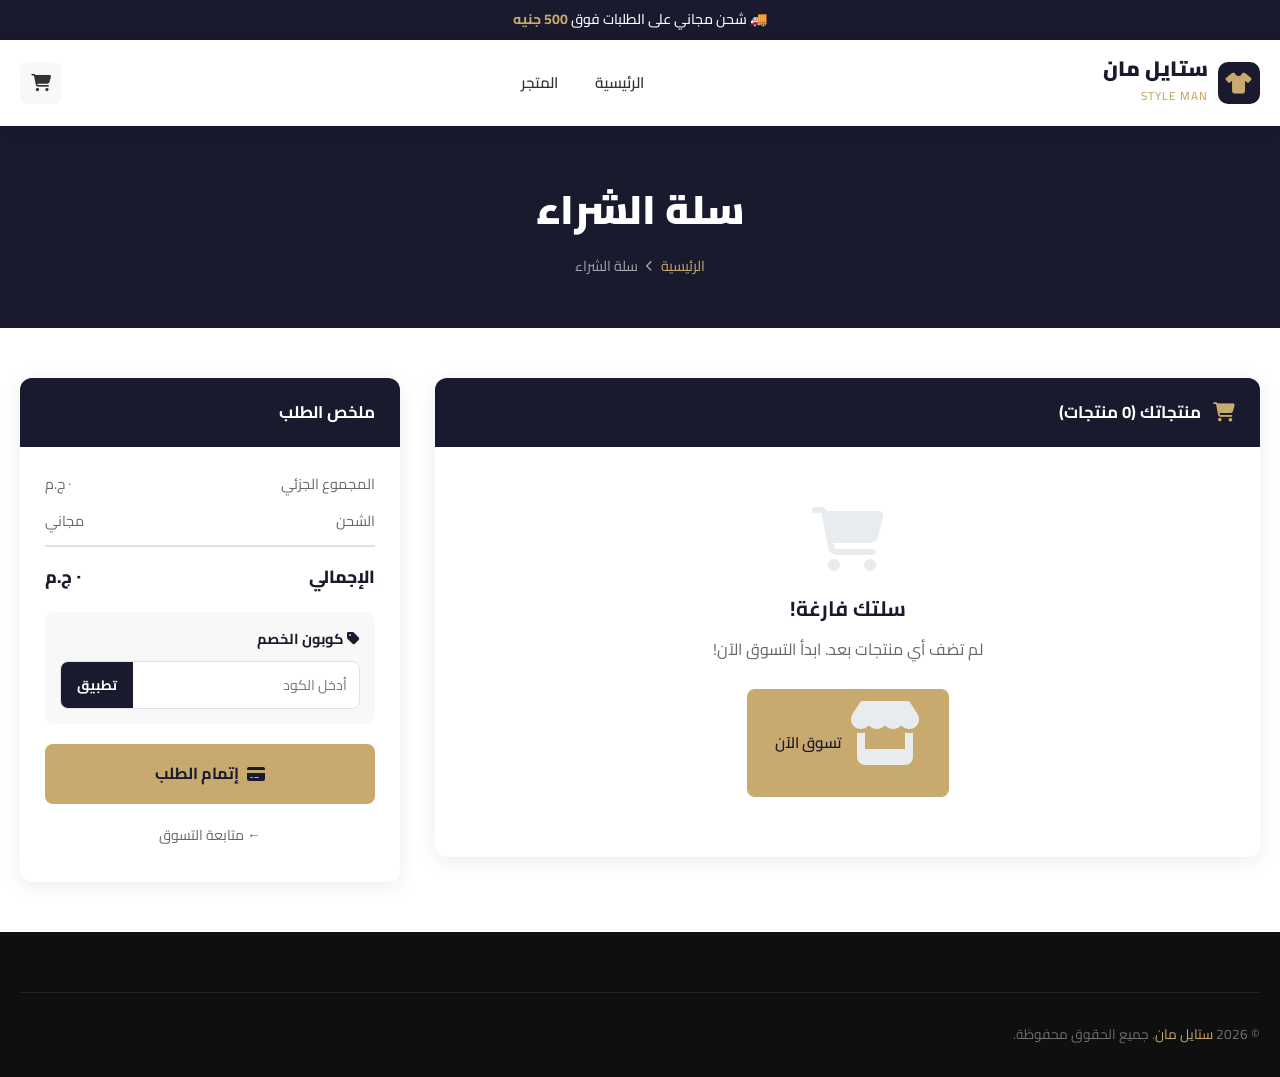
<file: cart.html>
﻿<!DOCTYPE html>
<html lang="ar" dir="rtl">
<head>
<meta charset="UTF-8">
<meta name="viewport" content="width=device-width, initial-scale=1.0">
<title>سلة الشراء - ستايل مان</title>
<link rel="stylesheet" href="css/style.css">
<link rel="stylesheet" href="https://cdnjs.cloudflare.com/ajax/libs/font-awesome/6.4.0/css/all.min.css">
</head>
<body>
<div class="top-bar">🚚 شحن مجاني على الطلبات فوق <span>500 جنيه</span></div>
<nav class="navbar">
  <div class="container">
    <div class="navbar-inner">
      <a href="index.html" class="navbar-logo">
        <div class="logo-icon"><i class="fas fa-tshirt"></i></div>
        <div class="logo-text"><strong>ستايل مان</strong><span>STYLE MAN</span></div>
      </a>
      <ul class="navbar-nav">
        <li><a href="index.html">الرئيسية</a></li>
        <li><a href="shop.html">المتجر</a></li>
      </ul>
      <div class="navbar-actions">
        <a href="cart.html" class="nav-icon-btn">
          <i class="fas fa-shopping-cart"></i>
          <span class="cart-badge cart-count">0</span>
        </a>
        <button class="menu-toggle"><i class="fas fa-bars"></i></button>
      </div>
    </div>
  </div>
</nav>
<div class="mobile-menu-overlay"></div>
<div class="mobile-menu">
  <div class="mobile-menu-header">
    <div class="navbar-logo">
      <div class="logo-icon"><i class="fas fa-tshirt"></i></div>
      <div class="logo-text"><strong style="color:white">ستايل مان</strong></div>
    </div>
    <button class="mobile-menu-close"><i class="fas fa-times"></i></button>
  </div>
  <nav>
    <a href="index.html"><i class="fas fa-home"></i> الرئيسية</a>
    <a href="shop.html"><i class="fas fa-store"></i> المتجر</a>
    <a href="cart.html"><i class="fas fa-shopping-cart"></i> السلة</a>
  </nav>
</div>

<div class="page-header">
  <div class="container">
    <h1>سلة الشراء</h1>
    <div class="breadcrumb">
      <a href="index.html">الرئيسية</a>
      <i class="fas fa-chevron-left" style="font-size:0.7rem"></i>
      <span>سلة الشراء</span>
    </div>
  </div>
</div>

<section class="cart-page">
  <div class="container">
    <div class="cart-layout">
      <div class="cart-items-section">
        <div class="cart-header">
          <i class="fas fa-shopping-cart"></i>
          <span>منتجاتك (<span id="cart-count-text">0 منتجات</span>)</span>
        </div>
        <div id="cart-items-list"></div>
      </div>
      <div class="order-summary">
        <div class="order-summary-header">ملخص الطلب</div>
        <div class="order-summary-body">
          <div class="summary-row"><span>المجموع الجزئي</span><span id="summary-subtotal">0 ج.م</span></div>
          <div class="summary-row"><span>الشحن</span><span id="summary-shipping">50 ج.م</span></div>
          <div class="summary-row total"><span>الإجمالي</span><span id="summary-total">0 ج.م</span></div>
          <div class="coupon-section">
            <h4><i class="fas fa-tag"></i> كوبون الخصم</h4>
            <div class="coupon-input-group">
              <input type="text" placeholder="أدخل الكود" id="coupon-input">
              <button id="apply-coupon">تطبيق</button>
            </div>
          </div>
          <a href="checkout.html" class="btn btn-primary checkout-btn">
            <i class="fas fa-credit-card"></i> إتمام الطلب
          </a>
          <a href="shop.html" class="continue-shopping">← متابعة التسوق</a>
        </div>
      </div>
    </div>
  </div>
</section>

<footer>
  <div class="container">
    <div class="footer-bottom" style="padding-top:30px;border-top:1px solid rgba(255,255,255,0.08)">
      <p>© 2026 <span>ستايل مان</span>. جميع الحقوق محفوظة.</p>
    </div>
  </div>
</footer>

<script src="js/products.js"></script>
<script src="js/cart.js"></script>
<script src="js/main.js"></script>
</body>
</html>
</file>
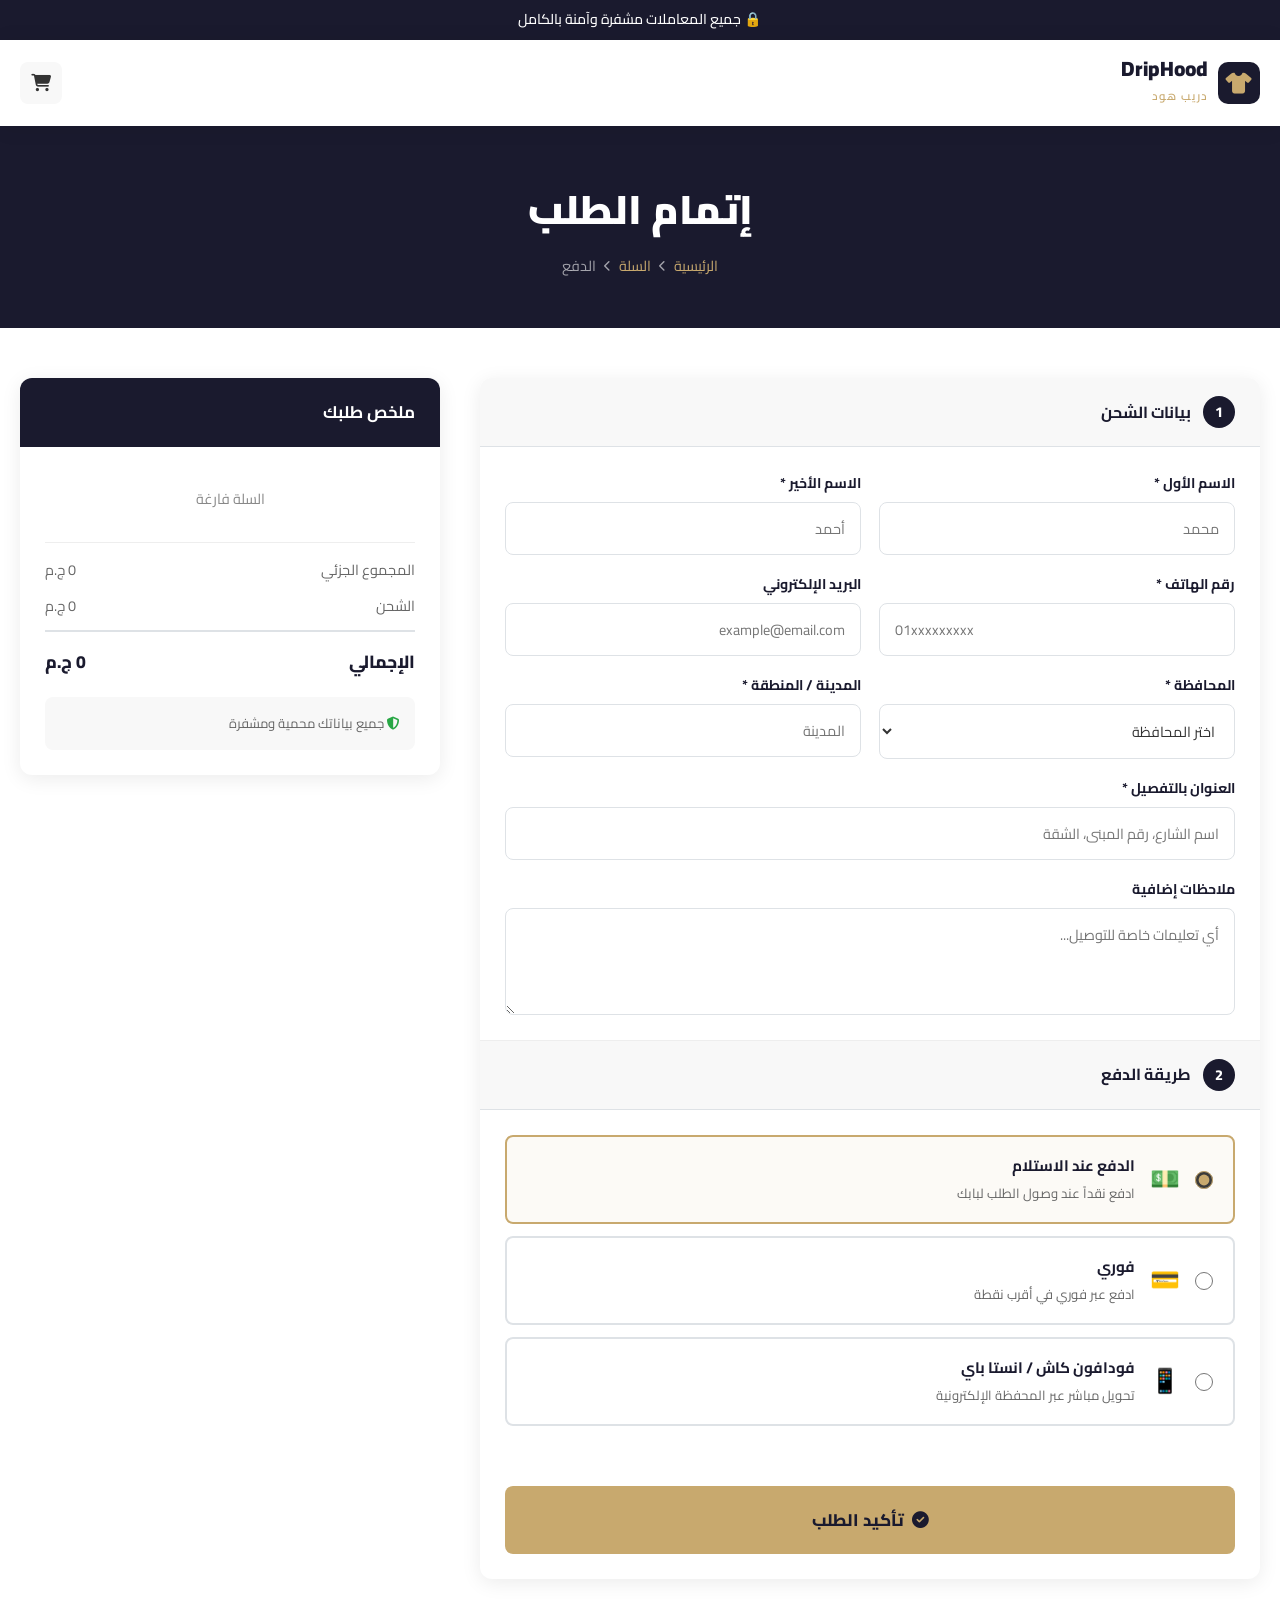
<file: checkout.html>
<!DOCTYPE html>
<html lang="ar" dir="rtl">
<head>
<meta charset="UTF-8">
<meta name="viewport" content="width=device-width, initial-scale=1.0">
<meta http-equiv="Cache-Control" content="no-cache, no-store, must-revalidate">
<meta http-equiv="Pragma" content="no-cache">
<meta http-equiv="Expires" content="0">
<title>إتمام الطلب - DripHood</title>
<link rel="stylesheet" href="css/style.css?v=30">
<link rel="stylesheet" href="https://cdnjs.cloudflare.com/ajax/libs/font-awesome/6.4.0/css/all.min.css">
</head>
<body>
<div class="top-bar">🔒 جميع المعاملات مشفرة وآمنة بالكامل</div>
<nav class="navbar">
  <div class="container">
    <div class="navbar-inner">
      <a href="index.html" class="navbar-logo">
        <div class="logo-icon"><i class="fas fa-tshirt"></i></div>
        <div class="logo-text"><strong>DripHood</strong><span>دريب هود</span></div>
      </a>
      <div class="navbar-actions">
        <a href="cart.html" class="nav-icon-btn">
          <i class="fas fa-shopping-cart"></i>
          <span class="cart-badge cart-count">0</span>
        </a>
      </div>
    </div>
  </div>
</nav>

<div class="page-header">
  <div class="container">
    <h1>إتمام الطلب</h1>
    <div class="breadcrumb">
      <a href="index.html">الرئيسية</a>
      <i class="fas fa-chevron-left" style="font-size:0.7rem"></i>
      <a href="cart.html">السلة</a>
      <i class="fas fa-chevron-left" style="font-size:0.7rem"></i>
      <span>الدفع</span>
    </div>
  </div>
</div>

<section class="checkout-page">
  <div class="container">
    <form id="checkout-form">
    <div class="checkout-layout">
      <div class="checkout-form-section">
        <div class="checkout-step">
          <div class="step-header">
            <div class="step-num">1</div>
            <h3>بيانات الشحن</h3>
          </div>
          <div class="step-body">
            <div class="form-grid">
              <div class="form-group">
                <label>الاسم الأول *</label>
                <input id="inp-firstname" type="text" placeholder="محمد" required>
              </div>
              <div class="form-group">
                <label>الاسم الأخير *</label>
                <input id="inp-lastname" type="text" placeholder="أحمد" required>
              </div>
              <div class="form-group">
                <label>رقم الهاتف *</label>
                <input id="inp-phone" type="tel" placeholder="01xxxxxxxxx" required>
              </div>
              <div class="form-group">
                <label>البريد الإلكتروني</label>
                <input id="inp-email" type="email" placeholder="example@email.com">
              </div>
              <div class="form-group">
                <label>المحافظة *</label>
                <select id="inp-gov" required>
                  <option value="">اختر المحافظة</option>
                  <option>القاهرة</option>
                  <option>الجيزة</option>
                  <option>الإسكندرية</option>
                  <option>المنصورة</option>
                  <option>الإسماعيلية</option>
                  <option>أسيوط</option>
                  <option>سوهاج</option>
                  <option>الأقصر</option>
                  <option>أسوان</option>
                  <option>شرم الشيخ</option>
                </select>
              </div>
              <div class="form-group">
                <label>المدينة / المنطقة *</label>
                <input id="inp-city" type="text" placeholder="المدينة" required>
              </div>
              <div class="form-group full-width">
                <label>العنوان بالتفصيل *</label>
                <input id="inp-address" type="text" placeholder="اسم الشارع، رقم المبنى، الشقة" required>
              </div>
              <div class="form-group full-width">
                <label>ملاحظات إضافية</label>
                <textarea id="inp-notes" rows="3" placeholder="أي تعليمات خاصة للتوصيل..."></textarea>
              </div>
            </div>
          </div>
        </div>
        <div class="checkout-step" style="border-top:1px solid #eee">
          <div class="step-header">
            <div class="step-num">2</div>
            <h3>طريقة الدفع</h3>
          </div>
          <div class="step-body">
            <div class="payment-methods">
              <label class="payment-method selected">
                <input type="radio" name="payment" value="الدفع عند الاستلام" checked>
                <span class="payment-icon">💵</span>
                <div class="payment-method-info">
                  <strong>الدفع عند الاستلام</strong>
                  <span>ادفع نقداً عند وصول الطلب لبابك</span>
                </div>
              </label>
              <label class="payment-method">
                <input type="radio" name="payment" value="فوري">
                <span class="payment-icon">💳</span>
                <div class="payment-method-info">
                  <strong>فوري</strong>
                  <span>ادفع عبر فوري في أقرب نقطة</span>
                </div>
              </label>
              <label class="payment-method">
                <input type="radio" name="payment" value="فودافون كاش">
                <span class="payment-icon">📱</span>
                <div class="payment-method-info">
                  <strong>فودافون كاش / انستا باي</strong>
                  <span>تحويل مباشر عبر المحفظة الإلكترونية</span>
                </div>
              </label>
            </div>
          </div>
        </div>
        <div class="step-body">
          <button type="submit" class="btn btn-primary place-order-btn" id="place-order-btn">
            <i class="fas fa-check-circle"></i> تأكيد الطلب
          </button>
        </div>
      </div>

      <div class="order-summary">
        <div class="order-summary-header">ملخص طلبك</div>
        <div class="order-summary-body">
          <div id="checkout-items-list" style="margin-bottom:15px;padding-bottom:15px;border-bottom:1px solid #eee;font-size:0.9rem"></div>
          <div class="summary-row"><span>المجموع الجزئي</span><span id="summary-subtotal">--</span></div>
          <div class="summary-row"><span>الشحن</span><span id="summary-shipping">50 ج.م</span></div>
          <div class="summary-row total"><span>الإجمالي</span><span id="checkout-total">--</span></div>
          <div style="margin-top:20px;padding:15px;background:#f8f8f8;border-radius:8px;font-size:0.82rem;color:#666">
            <i class="fas fa-shield-alt" style="color:#28a745"></i> جميع بياناتك محمية ومشفرة
          </div>
        </div>
      </div>
    </div>
    </form>
  </div>
</section>

<div class="success-modal" id="success-modal">
  <div class="success-modal-content">
    <div class="success-icon"><i class="fas fa-check"></i></div>
    <h2>تم تأكيد طلبك! 🎉</h2>
    <p>شكراً لثقتك في DripHood! تم استلام طلبك وتسجيله بنجاح، وسيتم التواصل معك لتأكيد موعد التوصيل.</p>
    <div class="order-number">
      <strong>رقم الطلب: </strong>
      <span id="order-number-display">#000000</span>
    </div>
    <button id="success-btn" class="btn btn-primary" style="width:100%;justify-content:center">
      <i class="fas fa-home"></i> العودة للرئيسية
    </button>
  </div>
</div>

<script src="js/products.js?v=30"></script>
<script src="js/cart.js?v=30"></script>
<script src="js/main.js?v=30"></script>
<script>
const SHEETS_URL = 'https://script.google.com/macros/s/AKfycbxsMhPhFp7dlLmQGovp3YDz-nmsGvEHBSm5UMTqjVZ7P_XbkDkltCffDs4CA20UwY8r/exec';

function renderCheckoutSummary() {
  let cartData = [];
  try {
    cartData = JSON.parse(localStorage.getItem('store-cart')) || [];
  } catch(e) {
    cartData = [];
  }

  const listEl = document.getElementById("checkout-items-list");
  const subtotalEl = document.getElementById("summary-subtotal");
  const shippingEl = document.getElementById("summary-shipping");
  const totalEl = document.getElementById("checkout-total");

  if (!cartData || cartData.length === 0) {
    if (listEl) listEl.innerHTML = '<p style="color:#888;text-align:center;padding:15px">السلة فارغة</p>';
    if (subtotalEl) subtotalEl.textContent = '0 ج.م';
    if (shippingEl) shippingEl.textContent = '0 ج.م';
    if (totalEl) totalEl.textContent = '0 ج.م';
    return;
  }

  // Render items list
  if (listEl) {
    listEl.innerHTML = cartData.map(item => {
      const priceNum = Number(item.price) || 0;
      const qtyNum = Number(item.qty) || 1;
      const itemTotal = priceNum * qtyNum;
      const meta = [
        item.size ? `مقاس: ${item.size}` : '',
        item.color ? `لون: ${item.color}` : ''
      ].filter(Boolean).join(' | ');

      return `
        <div style="display:flex;justify-content:space-between;align-items:flex-start;margin-bottom:12px;padding-bottom:10px;border-bottom:1px dashed #e2e8f0">
          <div>
            <div style="font-weight:700;color:#1a1a2e;font-size:0.95rem">${item.name}</div>
            <div style="font-size:0.8rem;color:#64748b;margin-top:3px">
              ${meta ? meta + ' • ' : ''}الكمية: ${qtyNum}
            </div>
          </div>
          <span style="font-weight:800;color:#c8a96e;font-size:0.95rem;white-space:nowrap">${itemTotal.toLocaleString('ar-EG')} ج.م</span>
        </div>`;
    }).join('');
  }

  const subtotal = cartData.reduce((sum, item) => {
    const p = Number(item.price) || 0;
    const q = Number(item.qty) || 1;
    return sum + (p * q);
  }, 0);

  const shipping = subtotal >= 500 ? 0 : 50;
  const grandTotal = subtotal + shipping;

  if (subtotalEl) subtotalEl.textContent = subtotal.toLocaleString('ar-EG') + ' ج.م';
  if (shippingEl) shippingEl.textContent = shipping === 0 ? 'مجاني' : '50 ج.م';
  if (totalEl) totalEl.textContent = grandTotal.toLocaleString('ar-EG') + ' ج.م';
}

function initCheckoutPage() {
  renderCheckoutSummary();

  // Highlight payment method on click
  document.querySelectorAll(".payment-method").forEach(m => {
    m.addEventListener("click", function() {
      document.querySelectorAll(".payment-method").forEach(x => x.classList.remove("selected"));
      this.classList.add("selected");
      const radio = this.querySelector('input[type="radio"]');
      if (radio) radio.checked = true;
    });
  });

  // Handle form submission
  const checkoutForm = document.getElementById("checkout-form");
  if (checkoutForm) {
    checkoutForm.onsubmit = async function(e) {
      e.preventDefault();

      let cartData = [];
      try {
        cartData = JSON.parse(localStorage.getItem('store-cart')) || [];
      } catch(e) {
        cartData = [];
      }

      if (!cartData || cartData.length === 0) {
        alert("سلتك فارغة! يرجى إضافة منتجات إلى السلة أولاً قبل إتمام الطلب.");
        window.location.href = "shop.html";
        return;
      }

      const btn = document.getElementById("place-order-btn");
      btn.disabled = true;
      btn.innerHTML = '<i class="fas fa-spinner fa-spin"></i> جاري حفظ الطلب في النظام...';

      const firstName = document.getElementById("inp-firstname").value.trim();
      const lastName  = document.getElementById("inp-lastname").value.trim();
      const phone     = document.getElementById("inp-phone").value.trim();
      const email     = document.getElementById("inp-email").value.trim();
      const gov       = document.getElementById("inp-gov").value;
      const city      = document.getElementById("inp-city").value.trim();
      const address   = document.getElementById("inp-address").value.trim();
      const notes     = document.getElementById("inp-notes").value.trim();
      const paymentEl = document.querySelector('input[name="payment"]:checked');
      const payment   = paymentEl ? paymentEl.value : 'الدفع عند الاستلام';

      const subtotal  = cartData.reduce((s, i) => s + ((Number(i.price) || 0) * (Number(i.qty) || 1)), 0);
      const shipping  = subtotal >= 500 ? 0 : 50;
      const grandTotal = subtotal + shipping;

      const productsStr = cartData.map((i, idx) => {
        let details = [];
        if (i.size) details.push(`مقاس: ${i.size}`);
        if (i.color) details.push(`لون: ${i.color}`);
        const detailsStr = details.length > 0 ? ` (${details.join(' - ')})` : '';
        const p = Number(i.price) || 0;
        const q = Number(i.qty) || 1;
        return `${idx + 1}- ${i.name}${detailsStr} [الكمية: ${q}] = ${(p * q).toLocaleString('ar-EG')} ج.م`;
      }).join('\n');

      const orderNum = 'DH' + Date.now().toString().slice(-6);

      const payload = {
        name: firstName + ' ' + lastName,
        phone: phone,
        email: email,
        address: address,
        city: gov + (city ? ' - ' + city : ''),
        products: productsStr,
        total: grandTotal.toLocaleString('ar-EG') + ' ج.م',
        payment: payment,
        notes: notes,
        orderNum: orderNum
      };

      try {
        await fetch(SHEETS_URL, {
          method: 'POST',
          mode: 'no-cors',
          headers: { 'Content-Type': 'text/plain;charset=utf-8' },
          body: JSON.stringify(payload)
        });
      } catch(err) {
        console.warn('Sheets fetch warning:', err);
      }

      // Show success modal
      document.getElementById("order-number-display").textContent = '#' + orderNum;
      document.getElementById("success-modal").style.display = "flex";

      // Clear cart
      localStorage.removeItem("store-cart");
      if (typeof updateCartBadge === 'function') updateCartBadge();

      const successBtn = document.getElementById("success-btn");
      if (successBtn) {
        successBtn.onclick = function() {
          window.location.href = "index.html";
        };
      }
    };
  }
}

// Run immediately and also on events
renderCheckoutSummary();
if (document.readyState === 'loading') {
  document.addEventListener('DOMContentLoaded', initCheckoutPage);
} else {
  initCheckoutPage();
}
window.addEventListener('load', renderCheckoutSummary);
</script>
</body>
</html>
</file>
<file: css/style.css>
﻿@import url('https://fonts.googleapis.com/css2?family=Cairo:wght@300;400;500;600;700;800;900&display=swap');
:root{--primary:#1a1a2e;--secondary:#16213e;--accent:#c8a96e;--accent-dark:#a88b50;--white:#ffffff;--light:#f8f8f8;--light-gray:#e9ecef;--dark:#0f0f0f;--text:#333333;--text-light:#666666;--success:#28a745;--danger:#dc3545;--border:#dee2e6;--shadow:0 4px 20px rgba(0,0,0,0.08);--shadow-lg:0 10px 40px rgba(0,0,0,0.15);--radius:12px;--radius-sm:8px;--transition:all 0.3s ease}
*,*::before,*::after{margin:0;padding:0;box-sizing:border-box}
html{scroll-behavior:smooth}
body{font-family:'Cairo',sans-serif;direction:rtl;background-color:var(--white);color:var(--text);line-height:1.7;overflow-x:hidden}
a{text-decoration:none;color:inherit;transition:var(--transition)}
ul{list-style:none}
img{max-width:100%;height:auto}
button{cursor:pointer;font-family:'Cairo',sans-serif;border:none;outline:none}
input,select,textarea{font-family:'Cairo',sans-serif;outline:none}
.container{max-width:1280px;margin:0 auto;padding:0 20px}
.section-title{text-align:center;margin-bottom:50px}
.section-title h2{font-size:2.2rem;font-weight:800;color:var(--primary);margin-bottom:10px;position:relative;display:inline-block}
.section-title h2::after{content:'';position:absolute;bottom:-8px;right:50%;transform:translateX(50%);width:60px;height:3px;background:var(--accent);border-radius:2px}
.section-title p{color:var(--text-light);font-size:1rem;margin-top:15px}
.btn{display:inline-flex;align-items:center;gap:8px;padding:12px 28px;border-radius:var(--radius-sm);font-size:0.95rem;font-weight:600;transition:var(--transition);cursor:pointer;border:none;font-family:'Cairo',sans-serif}
.btn-primary{background:var(--accent);color:var(--primary)}
.btn-primary:hover{background:var(--accent-dark);transform:translateY(-2px);box-shadow:0 5px 15px rgba(200,169,110,0.4)}
.btn-dark{background:var(--primary);color:var(--white)}
.btn-dark:hover{background:var(--secondary);transform:translateY(-2px)}
.btn-outline{background:transparent;border:2px solid var(--accent);color:var(--accent)}
.btn-outline:hover{background:var(--accent);color:var(--primary)}
.btn-lg{padding:15px 35px;font-size:1.05rem}
.top-bar{background:var(--primary);color:var(--white);text-align:center;padding:8px 20px;font-size:0.88rem;font-weight:500}
.top-bar span{color:var(--accent);font-weight:700}
.navbar{background:var(--white);box-shadow:0 2px 20px rgba(0,0,0,0.08);position:sticky;top:0;z-index:1000}
.navbar-inner{display:flex;align-items:center;justify-content:space-between;padding:18px 0;gap:20px}
.navbar-logo{display:flex;align-items:center;gap:10px}
.logo-icon{width:42px;height:42px;background:var(--primary);border-radius:10px;display:flex;align-items:center;justify-content:center;color:var(--accent);font-size:1.3rem}
.logo-text strong{font-size:1.3rem;font-weight:900;color:var(--primary);display:block;line-height:1.1}
.logo-text span{font-size:0.72rem;color:var(--accent);font-weight:600;letter-spacing:1px}
.navbar-nav{display:flex;align-items:center;gap:5px}
.navbar-nav a{padding:8px 16px;border-radius:var(--radius-sm);font-weight:600;color:var(--text);font-size:0.95rem;position:relative;transition:var(--transition)}
.navbar-nav a:hover,.navbar-nav a.active{color:var(--accent);background:rgba(200,169,110,0.08)}
.navbar-actions{display:flex;align-items:center;gap:10px}
.nav-icon-btn{width:42px;height:42px;border-radius:var(--radius-sm);background:var(--light);border:none;display:flex;align-items:center;justify-content:center;font-size:1.1rem;color:var(--text);cursor:pointer;transition:var(--transition);position:relative;text-decoration:none}
.nav-icon-btn:hover{background:var(--primary);color:var(--white)}
.cart-badge{position:absolute;top:-6px;left:-6px;background:var(--accent);color:var(--primary);font-size:0.7rem;font-weight:800;width:20px;height:20px;border-radius:50%;display:flex;align-items:center;justify-content:center}
.menu-toggle{display:none;width:42px;height:42px;border-radius:var(--radius-sm);background:var(--light);border:none;align-items:center;justify-content:center;font-size:1.2rem;cursor:pointer;color:var(--text)}
.hero{background:var(--primary);min-height:90vh;display:flex;align-items:center;position:relative;overflow:hidden;padding:60px 0}
.hero::before{content:'';position:absolute;top:-50%;right:-20%;width:600px;height:600px;background:radial-gradient(circle,rgba(200,169,110,0.15) 0%,transparent 70%);border-radius:50%}
.hero-content{display:grid;grid-template-columns:1fr 1fr;align-items:center;gap:60px;position:relative;z-index:1;width:100%}
.hero-text{color:var(--white)}
.hero-badge{display:inline-block;background:rgba(200,169,110,0.2);border:1px solid rgba(200,169,110,0.5);color:var(--accent);padding:6px 16px;border-radius:50px;font-size:0.85rem;font-weight:700;margin-bottom:20px}
.hero-text h1{font-size:3.5rem;font-weight:900;line-height:1.15;margin-bottom:20px}
.hero-text h1 .highlight{color:var(--accent);display:block}
.hero-text p{font-size:1.1rem;color:rgba(255,255,255,0.75);margin-bottom:35px}
.hero-buttons{display:flex;gap:15px;flex-wrap:wrap}
.hero-stats{display:flex;gap:35px;margin-top:50px;padding-top:35px;border-top:1px solid rgba(255,255,255,0.1)}
.hero-stat h3{font-size:1.8rem;font-weight:900;color:var(--accent)}
.hero-stat p{font-size:0.82rem;color:rgba(255,255,255,0.55);margin:0}
.hero-image{position:relative;text-align:center}
.hero-image-main{width:100%;max-width:480px;height:500px;object-fit:cover;border-radius:20px;box-shadow:0 30px 80px rgba(0,0,0,0.5)}
.hero-image-badge{position:absolute;bottom:40px;right:-20px;background:var(--white);border-radius:var(--radius);padding:15px 20px;box-shadow:var(--shadow-lg);display:flex;align-items:center;gap:12px;z-index:2}
.hero-image-badge .badge-icon{width:45px;height:45px;background:var(--accent);border-radius:50%;display:flex;align-items:center;justify-content:center;font-size:1.2rem;color:var(--primary)}
.hero-image-badge .badge-text strong{display:block;font-size:1.1rem;font-weight:800;color:var(--primary)}
.hero-image-badge .badge-text span{font-size:0.78rem;color:var(--text-light)}
.hero-dot-badge{position:absolute;top:40px;left:-10px;background:var(--accent);color:var(--primary);border-radius:var(--radius);padding:12px 18px;font-weight:800;font-size:0.9rem;z-index:2}
.categories{padding:80px 0;background:var(--light)}
.categories-grid{display:grid;grid-template-columns:repeat(4,1fr);gap:20px}
.category-card{background:var(--white);border-radius:var(--radius);overflow:hidden;box-shadow:var(--shadow);transition:var(--transition);cursor:pointer;text-decoration:none;display:block}
.category-card:hover{transform:translateY(-8px);box-shadow:var(--shadow-lg)}
.category-img-wrap{height:200px;overflow:hidden}
.category-img{width:100%;height:100%;object-fit:cover;transition:transform 0.5s ease}
.category-card:hover .category-img{transform:scale(1.08)}
.category-info{padding:18px;text-align:center}
.category-info h3{font-size:1.1rem;font-weight:700;color:var(--primary);margin-bottom:4px}
.category-info span{font-size:0.85rem;color:var(--text-light)}
.featured-products{padding:80px 0}
.products-grid{display:grid;grid-template-columns:repeat(4,1fr);gap:25px}
.product-card{background:var(--white);border-radius:var(--radius);overflow:hidden;box-shadow:var(--shadow);transition:var(--transition);position:relative}
.product-card:hover{transform:translateY(-6px);box-shadow:var(--shadow-lg)}
.product-card:hover .product-actions{opacity:1;transform:translateY(0)}
.product-card:hover .product-img{transform:scale(1.05)}
.product-img-wrap{position:relative;height:280px;overflow:hidden;background:var(--light)}
.product-img{width:100%;height:100%;object-fit:cover;transition:transform 0.5s ease}
.product-badge{position:absolute;top:12px;right:12px;background:var(--danger);color:var(--white);font-size:0.75rem;font-weight:700;padding:4px 10px;border-radius:50px;z-index:1}
.product-badge.new{background:var(--success)}
.product-badge.best{background:var(--accent);color:var(--primary)}
.product-actions{position:absolute;bottom:0;right:0;left:0;background:rgba(26,26,46,0.9);padding:15px;display:flex;gap:10px;opacity:0;transform:translateY(100%);transition:var(--transition)}
.product-actions .btn{flex:1;justify-content:center;padding:10px;font-size:0.88rem}
.product-wishlist{width:42px;height:42px;border-radius:var(--radius-sm);background:rgba(255,255,255,0.15);border:1px solid rgba(255,255,255,0.2);color:var(--white);display:flex;align-items:center;justify-content:center;cursor:pointer;transition:var(--transition);flex-shrink:0;font-size:1rem}
.product-wishlist:hover{background:var(--accent);color:var(--primary);border-color:var(--accent)}
.product-info{padding:18px}
.product-category{font-size:0.78rem;color:var(--accent);font-weight:600;text-transform:uppercase;letter-spacing:1px;margin-bottom:6px}
.product-name{font-size:1rem;font-weight:700;color:var(--primary);margin-bottom:8px;text-decoration:none;display:block;line-height:1.4}
.product-name:hover{color:var(--accent)}
.product-rating{display:flex;align-items:center;gap:6px;margin-bottom:10px}
.stars{color:#ffc107;font-size:0.8rem}
.rating-count{font-size:0.78rem;color:var(--text-light)}
.product-price{display:flex;align-items:center;gap:10px}
.price-current{font-size:1.25rem;font-weight:800;color:var(--primary)}
.price-old{font-size:0.9rem;color:var(--text-light);text-decoration:line-through}
.promo-banner{background:linear-gradient(135deg,var(--primary) 0%,#16213e 50%,#0f3460 100%);padding:70px 0;position:relative;overflow:hidden}
.promo-content{display:flex;align-items:center;justify-content:space-between;gap:40px;position:relative;z-index:1}
.promo-text h2{font-size:2.5rem;font-weight:900;color:var(--white);margin-bottom:15px;line-height:1.2}
.promo-text h2 span{color:var(--accent);display:block}
.promo-text p{color:rgba(255,255,255,0.7);font-size:1rem;margin-bottom:30px}
.promo-countdown{display:flex;gap:20px}
.countdown-item{text-align:center;background:rgba(255,255,255,0.1);border-radius:var(--radius-sm);padding:15px 20px;min-width:70px;border:1px solid rgba(200,169,110,0.3)}
.countdown-item .num{font-size:2rem;font-weight:900;color:var(--accent);display:block;line-height:1}
.countdown-item .label{font-size:0.75rem;color:rgba(255,255,255,0.6);margin-top:5px}
.promo-image img{max-width:380px;border-radius:var(--radius);box-shadow:0 20px 60px rgba(0,0,0,0.4)}
.features{padding:70px 0;background:var(--light)}
.features-grid{display:grid;grid-template-columns:repeat(4,1fr);gap:25px}
.feature-card{background:var(--white);border-radius:var(--radius);padding:30px 25px;text-align:center;box-shadow:var(--shadow);transition:var(--transition)}
.feature-card:hover{transform:translateY(-5px);box-shadow:var(--shadow-lg)}
.feature-icon{width:65px;height:65px;background:linear-gradient(135deg,var(--primary),var(--secondary));border-radius:var(--radius);display:flex;align-items:center;justify-content:center;margin:0 auto 20px;font-size:1.6rem;color:var(--accent)}
.feature-card h3{font-size:1rem;font-weight:700;color:var(--primary);margin-bottom:8px}
.feature-card p{font-size:0.85rem;color:var(--text-light);line-height:1.6}
footer{background:var(--dark);color:rgba(255,255,255,0.8);padding:60px 0 30px}
.footer-grid{display:grid;grid-template-columns:2fr 1fr 1fr 1.5fr;gap:50px;margin-bottom:50px}
.footer-brand .logo-text strong{color:var(--white)}
.footer-brand p{color:rgba(255,255,255,0.55);margin-top:15px;margin-bottom:25px;font-size:0.9rem;line-height:1.8}
.social-links{display:flex;gap:10px}
.social-link{width:40px;height:40px;background:rgba(255,255,255,0.08);border-radius:var(--radius-sm);display:flex;align-items:center;justify-content:center;color:rgba(255,255,255,0.7);transition:var(--transition);font-size:1rem}
.social-link:hover{background:var(--accent);color:var(--primary)}
.footer-col h4{font-size:1rem;font-weight:700;color:var(--white);margin-bottom:20px;padding-bottom:10px;border-bottom:1px solid rgba(255,255,255,0.1)}
.footer-col ul li{margin-bottom:10px}
.footer-col ul li a{color:rgba(255,255,255,0.55);font-size:0.9rem}
.footer-col ul li a:hover{color:var(--accent)}
.newsletter-form{display:flex;border-radius:var(--radius-sm);overflow:hidden;border:1px solid rgba(255,255,255,0.1)}
.newsletter-form input{flex:1;padding:12px 15px;background:rgba(255,255,255,0.08);border:none;color:var(--white);font-size:0.88rem;font-family:'Cairo',sans-serif}
.newsletter-form input::placeholder{color:rgba(255,255,255,0.4)}
.newsletter-form button{padding:12px 20px;background:var(--accent);color:var(--primary);font-weight:700;font-size:0.88rem;border:none;cursor:pointer;font-family:'Cairo',sans-serif}
.footer-bottom{border-top:1px solid rgba(255,255,255,0.08);padding-top:25px;display:flex;align-items:center;justify-content:space-between;gap:20px;flex-wrap:wrap}
.footer-bottom p{font-size:0.85rem;color:rgba(255,255,255,0.4)}
.footer-bottom p span{color:var(--accent)}
.payment-icons{display:flex;gap:8px}
.payment-icons span{padding:5px 12px;background:rgba(255,255,255,0.08);border-radius:5px;font-size:0.8rem;color:rgba(255,255,255,0.6);font-weight:600}
.page-header{background:var(--primary);padding:50px 0;text-align:center}
.page-header h1{font-size:2.5rem;font-weight:900;color:var(--white);margin-bottom:10px}
.breadcrumb{display:flex;align-items:center;justify-content:center;gap:8px;color:rgba(255,255,255,0.6);font-size:0.9rem}
.breadcrumb a{color:var(--accent)}
.shop-page{padding:50px 0}
.shop-layout{display:grid;grid-template-columns:280px 1fr;gap:35px;align-items:start}
.shop-filters{background:var(--white);border-radius:var(--radius);box-shadow:var(--shadow);padding:25px;position:sticky;top:90px}
.filter-header{display:flex;align-items:center;justify-content:space-between;margin-bottom:20px;padding-bottom:15px;border-bottom:2px solid var(--light-gray)}
.filter-header h3{font-size:1.05rem;font-weight:800;color:var(--primary)}
.filter-clear{font-size:0.8rem;color:var(--danger);background:none;border:none;cursor:pointer;font-family:'Cairo',sans-serif;font-weight:600}
.filter-group{margin-bottom:25px;padding-bottom:25px;border-bottom:1px solid var(--light-gray)}
.filter-group:last-child{border-bottom:none;margin-bottom:0}
.filter-group h4{font-size:0.95rem;font-weight:700;color:var(--primary);margin-bottom:15px}
.filter-option{display:flex;align-items:center;gap:10px;margin-bottom:10px;cursor:pointer}
.filter-option input[type=checkbox]{width:18px;height:18px;accent-color:var(--accent);cursor:pointer}
.filter-option label{font-size:0.9rem;color:var(--text);cursor:pointer;flex:1}
.filter-option .count{font-size:0.78rem;color:var(--text-light);background:var(--light-gray);padding:2px 8px;border-radius:50px}
.price-range{display:flex;gap:10px;align-items:center}
.price-input{flex:1;padding:10px;border:1px solid var(--border);border-radius:var(--radius-sm);font-size:0.88rem;text-align:center;color:var(--text);font-family:'Cairo',sans-serif}
.size-options{display:flex;flex-wrap:wrap;gap:8px}
.size-btn{width:42px;height:42px;border:1.5px solid var(--border);border-radius:var(--radius-sm);font-size:0.82rem;font-weight:700;color:var(--text);background:var(--white);cursor:pointer;transition:var(--transition);display:flex;align-items:center;justify-content:center;font-family:'Cairo',sans-serif}
.size-btn:hover,.size-btn.active{border-color:var(--accent);background:var(--accent);color:var(--primary)}
.shop-toolbar{display:flex;align-items:center;justify-content:space-between;margin-bottom:25px;background:var(--white);padding:15px 20px;border-radius:var(--radius-sm);box-shadow:var(--shadow);gap:15px;flex-wrap:wrap}
.shop-toolbar p{font-size:0.9rem;color:var(--text-light)}
.shop-toolbar p span{color:var(--primary);font-weight:700}
.toolbar-right{display:flex;align-items:center;gap:12px}
.sort-select{padding:8px 15px;border:1px solid var(--border);border-radius:var(--radius-sm);font-size:0.88rem;color:var(--text);background:var(--white);cursor:pointer;font-family:'Cairo',sans-serif}
.view-toggle{display:flex;gap:5px}
.view-btn{width:36px;height:36px;border:1px solid var(--border);border-radius:var(--radius-sm);background:var(--white);cursor:pointer;display:flex;align-items:center;justify-content:center;color:var(--text-light);transition:var(--transition)}
.view-btn.active,.view-btn:hover{background:var(--primary);border-color:var(--primary);color:var(--white)}
#products-container{display:grid;grid-template-columns:repeat(3,1fr);gap:22px}
.product-page{padding:50px 0}
.product-detail{display:grid;grid-template-columns:1fr 1fr;gap:60px;align-items:start}
.product-gallery .main-img{width:100%;height:520px;object-fit:cover;border-radius:var(--radius);box-shadow:var(--shadow);margin-bottom:15px}
.product-thumbnails{display:flex;gap:10px}
.product-thumbnails img{width:80px;height:80px;object-fit:cover;border-radius:var(--radius-sm);cursor:pointer;border:2px solid transparent;transition:var(--transition)}
.product-thumbnails img:hover,.product-thumbnails img.active{border-color:var(--accent)}
.product-detail-info .product-category{font-size:0.85rem;color:var(--accent);font-weight:600;letter-spacing:1px;text-transform:uppercase;margin-bottom:10px}
.product-detail-info h1{font-size:2rem;font-weight:800;color:var(--primary);margin-bottom:15px;line-height:1.3}
.product-detail-rating{display:flex;align-items:center;gap:10px;margin-bottom:20px}
.detail-price{display:flex;align-items:center;gap:15px;margin-bottom:25px;padding-bottom:25px;border-bottom:1px solid var(--border)}
.detail-price .price-current{font-size:2.2rem;font-weight:900}
.detail-price .discount-tag{background:var(--danger);color:var(--white);font-size:0.85rem;font-weight:700;padding:4px 12px;border-radius:50px}
.option-label{font-weight:700;color:var(--primary);margin-bottom:12px;font-size:0.95rem}
.option-label span{color:var(--text-light);font-weight:500}
.sizes-selector{display:flex;gap:10px;flex-wrap:wrap;margin-bottom:20px}
.size-option{width:48px;height:48px;border:2px solid var(--border);border-radius:var(--radius-sm);display:flex;align-items:center;justify-content:center;font-weight:700;font-size:0.9rem;cursor:pointer;transition:var(--transition);color:var(--text)}
.size-option:hover,.size-option.selected{border-color:var(--accent);background:var(--accent);color:var(--primary)}
.colors-selector{display:flex;gap:10px;flex-wrap:wrap;margin-bottom:25px}
.color-option{padding:8px 18px;border:2px solid var(--border);border-radius:50px;font-size:0.85rem;font-weight:600;cursor:pointer;transition:var(--transition);color:var(--text)}
.color-option:hover,.color-option.selected{border-color:var(--accent);color:var(--accent)}
.quantity-selector{display:flex;align-items:center;border:2px solid var(--border);border-radius:var(--radius-sm);overflow:hidden;width:fit-content;margin-bottom:25px}
.qty-btn{width:44px;height:44px;background:var(--light);border:none;font-size:1.3rem;cursor:pointer;transition:var(--transition);display:flex;align-items:center;justify-content:center;color:var(--text)}
.qty-btn:hover{background:var(--primary);color:var(--white)}
.qty-input{width:60px;text-align:center;font-size:1rem;font-weight:700;color:var(--primary);border:none;border-right:2px solid var(--border);border-left:2px solid var(--border);padding:10px}
.add-to-cart-section{display:flex;gap:15px;margin-bottom:30px}
.add-to-cart-section .btn{flex:1;justify-content:center;padding:15px;font-size:1rem}
.product-features-list{border-top:1px solid var(--border);padding-top:25px}
.product-features-list li{display:flex;align-items:center;gap:10px;padding:8px 0;font-size:0.9rem;color:var(--text-light)}
.product-features-list li i{color:var(--success)}
.cart-page{padding:50px 0}
.cart-layout{display:grid;grid-template-columns:1fr 380px;gap:35px;align-items:start}
.cart-items-section{background:var(--white);border-radius:var(--radius);box-shadow:var(--shadow);overflow:hidden}
.cart-header{padding:20px 25px;background:var(--primary);color:var(--white);display:flex;align-items:center;gap:12px;font-size:1.05rem;font-weight:700}
.cart-header i{color:var(--accent);font-size:1.2rem}
.cart-item{display:flex;align-items:center;gap:20px;padding:20px 25px;border-bottom:1px solid var(--border);transition:var(--transition)}
.cart-item:last-child{border-bottom:none}
.cart-item:hover{background:var(--light)}
.cart-item-img{width:90px;height:90px;object-fit:cover;border-radius:var(--radius-sm);flex-shrink:0}
.cart-item-info{flex:1}
.cart-item-name{font-weight:700;color:var(--primary);margin-bottom:5px;font-size:0.95rem}
.cart-item-meta{font-size:0.82rem;color:var(--text-light);margin-bottom:10px}
.cart-item-qty{display:flex;align-items:center;border:1.5px solid var(--border);border-radius:var(--radius-sm);overflow:hidden;width:fit-content}
.cart-qty-btn{width:32px;height:32px;background:var(--light);border:none;cursor:pointer;font-size:1rem;display:flex;align-items:center;justify-content:center;transition:var(--transition)}
.cart-qty-btn:hover{background:var(--primary);color:var(--white)}
.cart-item-quantity{width:40px;text-align:center;font-weight:700;font-size:0.9rem;color:var(--primary);border:none;border-right:1.5px solid var(--border);border-left:1.5px solid var(--border);padding:6px;font-family:'Cairo',sans-serif}
.cart-item-price{text-align:left;flex-shrink:0}
.cart-item-price strong{display:block;font-size:1.1rem;font-weight:800;color:var(--primary)}
.cart-item-price span{font-size:0.8rem;color:var(--text-light)}
.cart-item-remove{width:35px;height:35px;border-radius:50%;border:1.5px solid var(--border);background:var(--white);color:var(--text-light);cursor:pointer;transition:var(--transition);display:flex;align-items:center;justify-content:center;font-size:0.85rem;flex-shrink:0}
.cart-item-remove:hover{background:var(--danger);border-color:var(--danger);color:var(--white)}
.empty-cart{padding:60px 25px;text-align:center;color:var(--text-light)}
.empty-cart i{font-size:4rem;color:var(--light-gray);margin-bottom:20px;display:block}
.empty-cart h3{font-size:1.3rem;font-weight:700;color:var(--primary);margin-bottom:10px}
.empty-cart p{margin-bottom:25px}
.order-summary{background:var(--white);border-radius:var(--radius);box-shadow:var(--shadow);overflow:hidden;position:sticky;top:90px}
.order-summary-header{padding:20px 25px;background:var(--primary);color:var(--white);font-size:1.05rem;font-weight:700}
.order-summary-body{padding:25px}
.summary-row{display:flex;justify-content:space-between;align-items:center;margin-bottom:12px;font-size:0.9rem;color:var(--text-light)}
.summary-row.total{font-size:1.1rem;font-weight:800;color:var(--primary);border-top:2px solid var(--border);padding-top:15px;margin-top:5px}
.coupon-section{background:var(--light);border-radius:var(--radius-sm);padding:15px;margin:20px 0}
.coupon-section h4{font-size:0.9rem;font-weight:700;color:var(--primary);margin-bottom:10px}
.coupon-input-group{display:flex;border-radius:var(--radius-sm);overflow:hidden;border:1.5px solid var(--border)}
.coupon-input-group input{flex:1;padding:10px 12px;background:var(--white);border:none;font-size:0.88rem;font-family:'Cairo',sans-serif}
.coupon-input-group button{padding:10px 16px;background:var(--primary);color:var(--white);border:none;font-size:0.85rem;font-weight:700;cursor:pointer;transition:var(--transition);font-family:'Cairo',sans-serif}
.coupon-input-group button:hover{background:var(--accent);color:var(--primary)}
.checkout-btn{width:100%;padding:16px;font-size:1rem;font-weight:700;margin-bottom:10px;justify-content:center;border-radius:var(--radius-sm);display:flex;text-align:center}
.continue-shopping{width:100%;display:block;text-align:center;font-size:0.88rem;color:var(--text-light);padding:10px}
.continue-shopping:hover{color:var(--accent)}
.checkout-page{padding:50px 0}
.checkout-layout{display:grid;grid-template-columns:1fr 420px;gap:40px;align-items:start}
.checkout-form-section{background:var(--white);border-radius:var(--radius);box-shadow:var(--shadow);overflow:hidden}
.step-header{padding:18px 25px;background:var(--light);border-bottom:1px solid var(--border);display:flex;align-items:center;gap:12px}
.step-num{width:32px;height:32px;background:var(--primary);color:var(--white);border-radius:50%;display:flex;align-items:center;justify-content:center;font-weight:800;font-size:0.9rem;flex-shrink:0}
.step-header h3{font-size:1rem;font-weight:700;color:var(--primary)}
.step-body{padding:25px}
.form-grid{display:grid;grid-template-columns:1fr 1fr;gap:18px}
.form-group{display:flex;flex-direction:column;gap:6px}
.form-group.full-width{grid-column:1 / -1}
.form-group label{font-size:0.88rem;font-weight:700;color:var(--primary)}
.form-group input,.form-group select,.form-group textarea{padding:12px 15px;border:1.5px solid var(--border);border-radius:var(--radius-sm);font-size:0.9rem;color:var(--text);background:var(--white);transition:var(--transition)}
.form-group input:focus,.form-group select:focus,.form-group textarea:focus{border-color:var(--accent);box-shadow:0 0 0 3px rgba(200,169,110,0.15)}
.payment-methods{display:flex;flex-direction:column;gap:12px}
.payment-method{border:2px solid var(--border);border-radius:var(--radius-sm);padding:16px 20px;display:flex;align-items:center;gap:15px;cursor:pointer;transition:var(--transition)}
.payment-method:hover{border-color:var(--accent)}
.payment-method.selected{border-color:var(--accent);background:rgba(200,169,110,0.06)}
.payment-method input[type=radio]{width:18px;height:18px;accent-color:var(--accent)}
.payment-method-info strong{display:block;font-size:0.95rem;color:var(--primary)}
.payment-method-info span{font-size:0.82rem;color:var(--text-light)}
.payment-icon{font-size:1.5rem}
.place-order-btn{width:100%;padding:18px;font-size:1.05rem;font-weight:800;justify-content:center;margin-top:10px;border-radius:var(--radius-sm);display:flex}
.success-modal{position:fixed;inset:0;background:rgba(0,0,0,0.6);display:flex;align-items:center;justify-content:center;z-index:9999;opacity:0;visibility:hidden;transition:var(--transition);backdrop-filter:blur(5px)}
.success-modal.active{opacity:1;visibility:visible}
.success-modal-content{background:var(--white);border-radius:var(--radius);padding:50px 40px;text-align:center;max-width:450px;width:90%;animation:bounceIn 0.5s ease}
@keyframes bounceIn{0%{transform:scale(0.5);opacity:0}70%{transform:scale(1.05)}100%{transform:scale(1);opacity:1}}
.success-icon{width:90px;height:90px;background:linear-gradient(135deg,#28a745,#20c997);border-radius:50%;display:flex;align-items:center;justify-content:center;font-size:2.5rem;color:var(--white);margin:0 auto 25px}
.success-modal-content h2{font-size:1.7rem;font-weight:900;color:var(--primary);margin-bottom:10px}
.success-modal-content p{color:var(--text-light);margin-bottom:30px;font-size:0.95rem;line-height:1.7}
.order-number{background:var(--light);border-radius:var(--radius-sm);padding:15px;margin-bottom:25px}
.order-number strong{color:var(--primary);font-size:0.9rem}
.order-number span{color:var(--accent);font-weight:800;font-size:1.1rem}
.toast-container{position:fixed;bottom:30px;left:30px;z-index:9999;display:flex;flex-direction:column;gap:10px}
.toast{background:var(--primary);color:var(--white);padding:14px 20px;border-radius:var(--radius-sm);box-shadow:var(--shadow-lg);display:flex;align-items:center;gap:12px;min-width:280px;font-size:0.9rem;font-weight:600;animation:slideIn 0.3s ease;border-right:4px solid var(--accent)}
@keyframes slideIn{from{transform:translateX(-100%);opacity:0}to{transform:translateX(0);opacity:1}}
.toast i{color:var(--accent);font-size:1.1rem}
.mobile-menu{display:none;position:fixed;top:0;right:0;bottom:0;width:280px;background:var(--primary);z-index:2000;padding:30px 20px;transform:translateX(100%);transition:transform 0.35s ease;box-shadow:-10px 0 30px rgba(0,0,0,0.3)}
.mobile-menu.open{transform:translateX(0)}
.mobile-menu-overlay{display:none;position:fixed;inset:0;background:rgba(0,0,0,0.5);z-index:1999}
.mobile-menu-overlay.open{display:block}
.mobile-menu-header{display:flex;align-items:center;justify-content:space-between;margin-bottom:30px}
.mobile-menu-close{background:none;border:none;color:var(--white);font-size:1.5rem;cursor:pointer}
.mobile-menu nav{display:flex;flex-direction:column;gap:5px}
.mobile-menu nav a{color:rgba(255,255,255,0.8);padding:14px 15px;border-radius:var(--radius-sm);font-size:1rem;font-weight:600;display:flex;align-items:center;gap:12px;transition:var(--transition)}
.mobile-menu nav a:hover,.mobile-menu nav a.active{background:rgba(200,169,110,0.15);color:var(--accent)}
.pagination{display:flex;justify-content:center;gap:8px;margin-top:40px}
.page-btn{width:40px;height:40px;border:1.5px solid var(--border);border-radius:var(--radius-sm);background:var(--white);color:var(--text);font-weight:600;cursor:pointer;transition:var(--transition);display:flex;align-items:center;justify-content:center;font-family:'Cairo',sans-serif}
.page-btn:hover,.page-btn.active{background:var(--primary);border-color:var(--primary);color:var(--white)}
@media(max-width:1100px){.hero-text h1{font-size:2.8rem}.products-grid{grid-template-columns:repeat(3,1fr)}.categories-grid{grid-template-columns:repeat(2,1fr)}.features-grid{grid-template-columns:repeat(2,1fr)}.footer-grid{grid-template-columns:1fr 1fr}.shop-layout{grid-template-columns:240px 1fr}}
@media(max-width:900px){.hero-content{grid-template-columns:1fr;text-align:center}.hero-image{display:none}.hero-buttons{justify-content:center}.hero-stats{justify-content:center}.products-grid{grid-template-columns:repeat(2,1fr)}#products-container{grid-template-columns:repeat(2,1fr)}.cart-layout{grid-template-columns:1fr}.checkout-layout{grid-template-columns:1fr}.product-detail{grid-template-columns:1fr}.promo-content{flex-direction:column;text-align:center}.promo-image{display:none}.shop-layout{grid-template-columns:1fr}.shop-filters{position:static}}
@media(max-width:600px){.navbar-nav{display:none}.menu-toggle{display:flex}.hero-text h1{font-size:2.2rem}.products-grid{grid-template-columns:repeat(2,1fr);gap:15px}#products-container{grid-template-columns:repeat(2,1fr)}.categories-grid{grid-template-columns:repeat(2,1fr)}.features-grid{grid-template-columns:1fr 1fr}.footer-grid{grid-template-columns:1fr;gap:30px}.form-grid{grid-template-columns:1fr}.cart-layout{grid-template-columns:1fr}.checkout-layout{grid-template-columns:1fr}}

/* =====================================================
   تصميم ميزات الذكاء الاصطناعي (AI Fitting & Try-On)
   ===================================================== */

/* زر تجربة الهودي بالذكاء الاصطناعي تحت المعرض */
.btn-virtual-tryon-trigger {
  width: 100%;
  margin-top: 15px;
  background: linear-gradient(135deg, #16182e 0%, #231e3d 100%);
  color: #ffffff;
  border: 1.5px solid var(--accent);
  padding: 14px 20px;
  border-radius: var(--radius-sm);
  font-size: 1rem;
  font-weight: 700;
  display: flex;
  align-items: center;
  justify-content: center;
  gap: 10px;
  cursor: pointer;
  transition: var(--transition);
  box-shadow: 0 4px 15px rgba(200, 169, 110, 0.2);
}
.btn-virtual-tryon-trigger:hover {
  background: linear-gradient(135deg, #231e3d 0%, #16182e 100%);
  transform: translateY(-2px);
  box-shadow: 0 6px 20px rgba(200, 169, 110, 0.4);
}
.btn-virtual-tryon-trigger i {
  color: var(--accent);
  font-size: 1.2rem;
}

/* زر مستشار المقاس الذكي */
.size-header-wrapper {
  display: flex;
  align-items: center;
  justify-content: space-between;
  margin-bottom: 12px;
}
.btn-ai-fit-trigger {
  background: rgba(200, 169, 110, 0.12);
  color: var(--accent-dark);
  border: 1px solid var(--accent);
  padding: 6px 14px;
  border-radius: 50px;
  font-size: 0.82rem;
  font-weight: 700;
  display: inline-flex;
  align-items: center;
  gap: 6px;
  cursor: pointer;
  transition: var(--transition);
}
.btn-ai-fit-trigger:hover {
  background: var(--accent);
  color: var(--primary);
  transform: translateY(-1px);
}

/* نوافذ الذكاء الاصطناعي (Modals) */
.ai-modal-overlay {
  position: fixed;
  inset: 0;
  background: rgba(10, 12, 24, 0.75);
  backdrop-filter: blur(8px);
  display: flex;
  align-items: center;
  justify-content: center;
  z-index: 10000;
  opacity: 0;
  visibility: hidden;
  transition: all 0.3s ease;
  padding: 20px;
}
.ai-modal-overlay.active {
  opacity: 1;
  visibility: visible;
}
.ai-modal-container {
  background: #ffffff;
  border-radius: var(--radius);
  width: 100%;
  max-width: 540px;
  max-height: 90vh;
  overflow-y: auto;
  box-shadow: 0 25px 60px rgba(0, 0, 0, 0.3);
  position: relative;
  animation: modalScaleUp 0.35s cubic-bezier(0.16, 1, 0.3, 1);
}
@keyframes modalScaleUp {
  from { transform: scale(0.92); opacity: 0; }
  to { transform: scale(1); opacity: 1; }
}

.ai-modal-header {
  background: linear-gradient(135deg, var(--primary) 0%, #202447 100%);
  color: #fff;
  padding: 22px 25px;
  display: flex;
  align-items: center;
  justify-content: space-between;
  border-bottom: 2px solid var(--accent);
}
.ai-modal-header-title {
  display: flex;
  align-items: center;
  gap: 12px;
}
.ai-modal-header-title i {
  font-size: 1.6rem;
  color: var(--accent);
}
.ai-modal-header-title h3 {
  font-size: 1.25rem;
  font-weight: 800;
  margin: 0;
  line-height: 1.2;
}
.ai-modal-header-title span {
  font-size: 0.78rem;
  color: rgba(255, 255, 255, 0.7);
}
.ai-modal-close {
  background: rgba(255, 255, 255, 0.1);
  border: none;
  color: #fff;
  width: 36px;
  height: 36px;
  border-radius: 50%;
  cursor: pointer;
  display: flex;
  align-items: center;
  justify-content: center;
  font-size: 1.1rem;
  transition: var(--transition);
}
.ai-modal-close:hover {
  background: var(--danger);
  transform: rotate(90deg);
}

.ai-modal-body {
  padding: 25px;
}

/* بطاقات الخيارات (Radio Tiles) */
.ai-tile-group {
  display: grid;
  grid-template-columns: repeat(3, 1fr);
  gap: 10px;
  margin-bottom: 20px;
}
.ai-tile-label {
  border: 1.5px solid var(--border);
  border-radius: var(--radius-sm);
  padding: 12px 10px;
  text-align: center;
  cursor: pointer;
  transition: var(--transition);
  display: flex;
  flex-direction: column;
  align-items: center;
  gap: 4px;
}
.ai-tile-label input { display: none; }
.ai-tile-label:hover {
  border-color: var(--accent);
  background: rgba(200, 169, 110, 0.05);
}
.ai-tile-label:has(input:checked) {
  border-color: var(--accent);
  background: rgba(200, 169, 110, 0.12);
  color: var(--primary);
  font-weight: 700;
  box-shadow: 0 2px 10px rgba(200, 169, 110, 0.2);
}
.ai-tile-label i {
  font-size: 1.3rem;
  color: var(--accent);
}
.ai-tile-label span {
  font-size: 0.85rem;
}

/* شريط السلايدر في المودال */
.ai-slider-wrapper {
  margin-bottom: 22px;
}
.ai-slider-header {
  display: flex;
  justify-content: space-between;
  align-items: center;
  margin-bottom: 8px;
  font-size: 0.95rem;
  font-weight: 700;
  color: var(--primary);
}
.ai-slider-val {
  background: var(--primary);
  color: var(--accent);
  padding: 3px 12px;
  border-radius: 50px;
  font-size: 0.9rem;
  font-weight: 800;
}
.ai-range-input {
  width: 100%;
  accent-color: var(--accent);
  cursor: pointer;
  height: 6px;
}

/* كارت نتيجة الذكاء الاصطناعي */
.ai-result-box {
  background: linear-gradient(135deg, #1a1a2e 0%, #202447 100%);
  color: #fff;
  border-radius: var(--radius-sm);
  padding: 22px;
  margin-top: 20px;
  border-right: 4px solid var(--accent);
  animation: fadeIn 0.4s ease;
  display: none;
}
.ai-result-header {
  display: flex;
  align-items: center;
  justify-content: space-between;
  margin-bottom: 15px;
}
.ai-recommended-badge {
  font-size: 2.2rem;
  font-weight: 900;
  color: var(--accent);
  background: rgba(200, 169, 110, 0.15);
  width: 65px;
  height: 65px;
  display: flex;
  align-items: center;
  justify-content: center;
  border-radius: 12px;
  border: 1px solid var(--accent);
}
.ai-confidence-pill {
  background: rgba(40, 167, 69, 0.2);
  color: #28a745;
  border: 1px solid #28a745;
  padding: 4px 12px;
  border-radius: 50px;
  font-size: 0.8rem;
  font-weight: 700;
}
.ai-explanation {
  font-size: 0.92rem;
  line-height: 1.7;
  color: rgba(255, 255, 255, 0.85);
  margin-bottom: 18px;
}

/* شاشة غرفة القياس الافتراضية (Canvas & Viewport) */
.tryon-viewport-container {
  background: #f8fafc;
  border-radius: var(--radius);
  overflow: hidden;
  border: 2px dashed #cbd5e1;
  position: relative;
  text-align: center;
  margin-bottom: 20px;
}
.tryon-upload-prompt {
  padding: 40px 20px;
  display: flex;
  flex-direction: column;
  align-items: center;
  gap: 12px;
  cursor: pointer;
}
.tryon-upload-icon {
  width: 70px;
  height: 70px;
  border-radius: 50%;
  background: rgba(200, 169, 110, 0.15);
  color: var(--accent);
  display: flex;
  align-items: center;
  justify-content: center;
  font-size: 1.8rem;
}
#tryon-canvas {
  width: 100%;
  display: none;
  touch-action: none;
  cursor: grab;
}
#tryon-canvas:active {
  cursor: grabbing;
}
.tryon-controls {
  background: #f1f5f9;
  border-radius: var(--radius-sm);
  padding: 15px 18px;
  margin-bottom: 18px;
  display: none;
}
.tryon-control-row {
  display: flex;
  align-items: center;
  gap: 12px;
  margin-bottom: 10px;
  font-size: 0.85rem;
  font-weight: 600;
}
.tryon-control-row:last-child {
  margin-bottom: 0;
}
.tryon-control-row label {
  width: 80px;
  color: var(--text);
}
.tryon-actions-bar {
  display: flex;
  gap: 10px;
}
</file>
